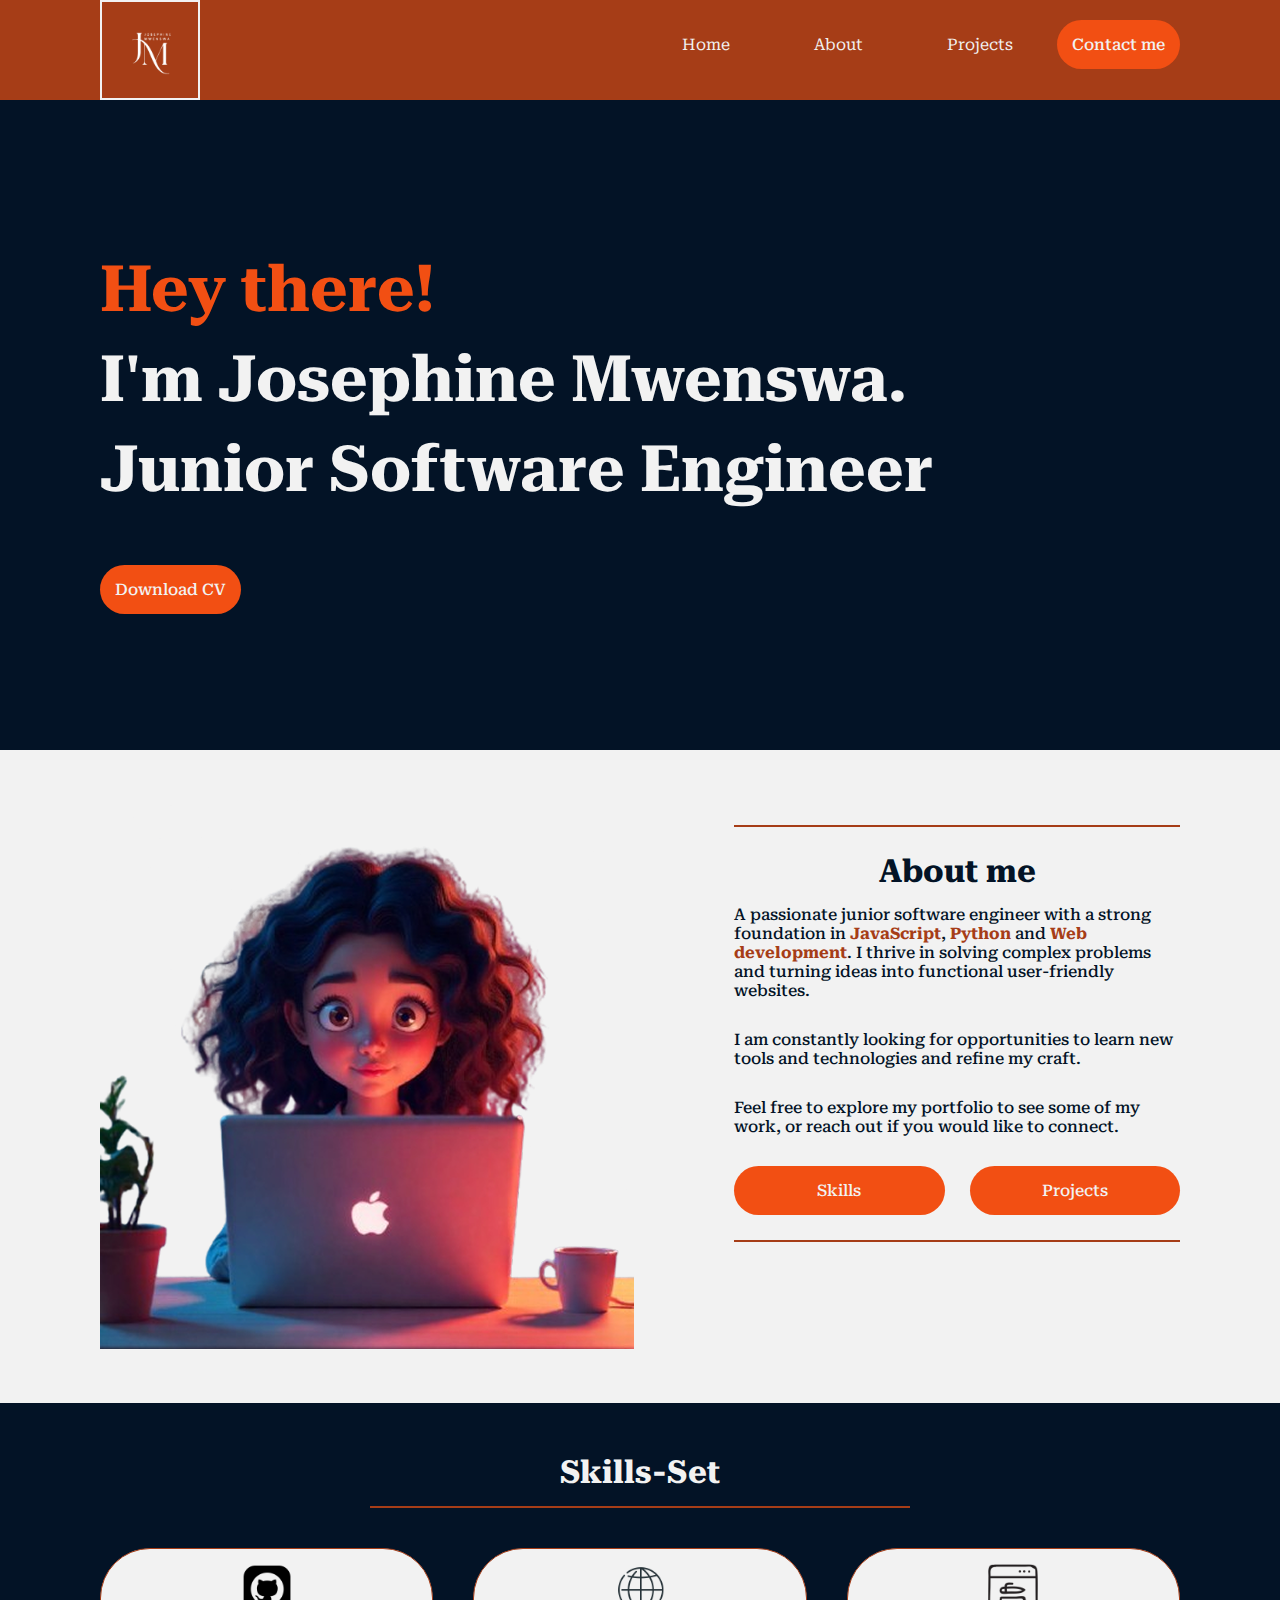
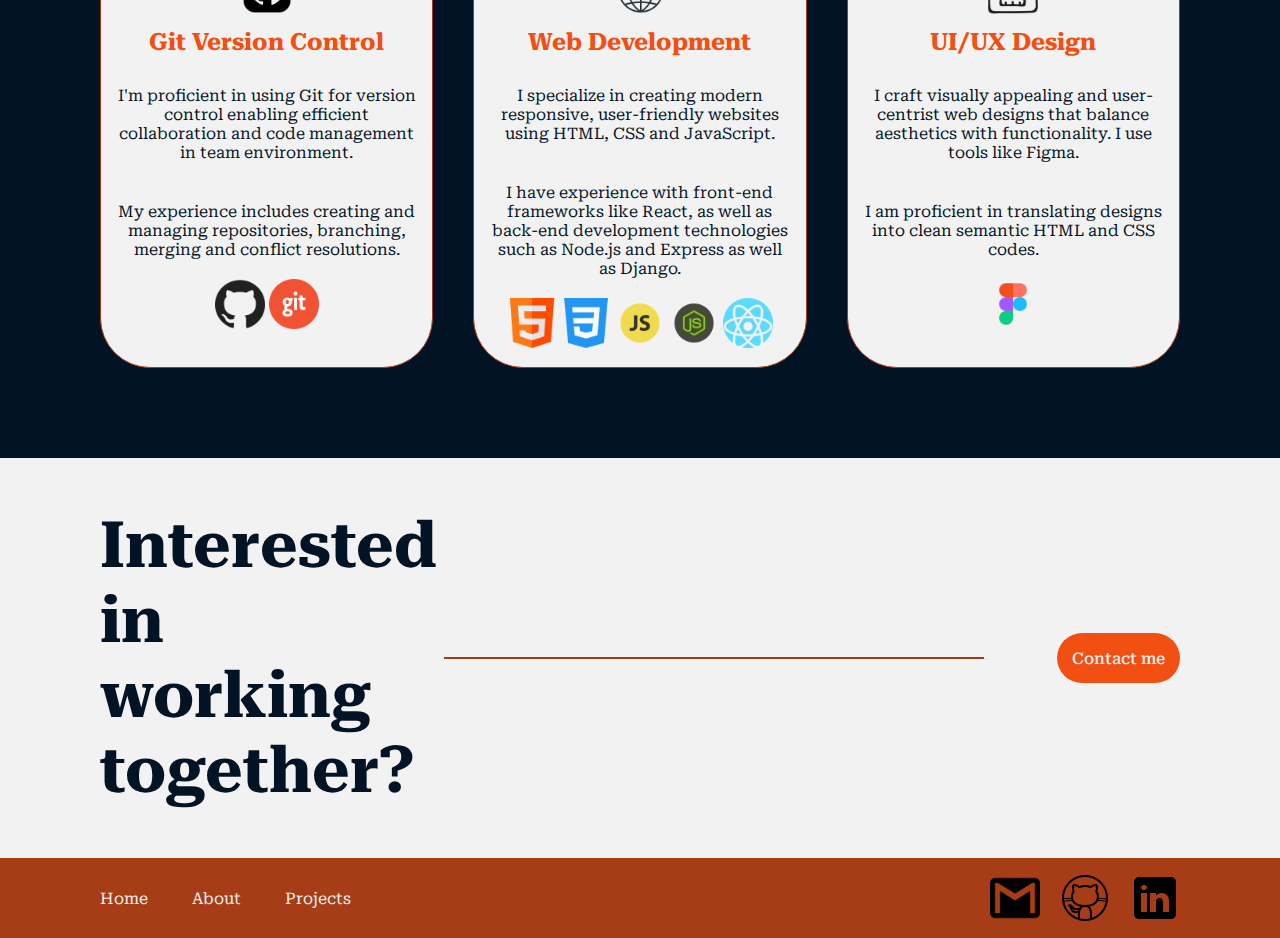
<file: index.html>
<!DOCTYPE html>
<html lang="en">
<head>
    <meta charset="UTF-8">
    <meta name="viewport" content="width=device-width, initial-scale=1.0">
    <title>Mwenswa's Portfolio</title>
    <link rel="stylesheet" href="styles.css">
    <link rel="preconnect" href="https://fonts.googleapis.com">
    <link rel="preconnect" href="https://fonts.gstatic.com" crossorigin>
    <link href="https://fonts.googleapis.com/css2?family=Roboto+Serif:ital,opsz,wght@0,8..144,100..900;1,8..144,100..900&display=swap" rel="stylesheet">
</head>
<body>
    <header>
        <div onclick="handleMenu()" id="mobile-nav">
            <img src="./Images/mwenswa-logo.png"style="height: 100px; width: 100px;" alt="logo">
            <img src="./Images/menu (1).svg" style="height: 50px; width: 50px;" alt="menu-icon">
        </div>
       <nav>
            <img src="./Images/mwenswa-logo.png" alt="logo">
            <ul>
                <li><a href="/" target="_self">Home</a></li>
                <li><a href="#About">About</a></li>
                <li><a href="projects.html">Projects</a></li>
                <li><button onclick="handleClick()">Contact me</button></li>
            </ul>
        </nav>
        <div>
            <h1>Hey there!</h1>
            <h1>I'm Josephine Mwenswa.</h1>
            <h1>Junior Software Engineer</h1>
        </div>
        <button onclick="handleDownloadCV()">Download CV</button>
    </header>
    <section id="About">
        <div class="about-image">
            <img src="./Images/about-section-image.png" alt="about-section-image">
        </div>
        <div class="about-me">
            <hr>
            <h1>About me</h1>
            <p>
                A passionate junior software engineer with a strong foundation in <span>JavaScript</span>,
                <span>Python</span> and <span>Web development</span>. I thrive in solving complex problems and turning
                ideas into functional user-friendly websites.
            </p>
            <p>
                I am constantly looking for opportunities to learn new tools and technologies and refine my craft.
            </p>
            <p>Feel free to explore my portfolio to see some of my work, or reach out if you would like to connect.</p>
            <div class="buttons">
                <button id="skills-button" onclick="handleSkillsButton()">Skills</button>
                <button onclick="handleProjectsButton()">Projects</button>
            </div>
            <hr class="second-hr">
        </div>
    </section>
    <section id="skills">
        <h1>Skills-Set</h1>
        <hr>
        <section class="skills-set">
            <div>
                <img src="./Images/github-icon.png" alt="github-icon">
                <h2>Git Version Control</h2>
                <p>I'm proficient in using Git for version control enabling efficient collaboration and code management
                    in team environment.
                </p>
                <p>
                    My experience includes creating and managing repositories, branching, merging and conflict resolutions.
                </p>
                <img src="./Images/github.png" alt="icon-github">
                <img src="./Images/git.png" alt="icon-git">
            </div>
            <div>
                <img src="./Images/web icon.png" alt="web development">
                <h2>Web Development</h2>
                <p>I specialize in creating modern responsive, user-friendly websites using HTML, CSS and JavaScript.
                </p>
                <p> I have experience with front-end frameworks like React, as well as back-end development technologies 
                    such as Node.js and Express as well as Django.
                </p>
                <img src="./Images/html (1).png" alt="html-icon">
                <img src="./Images/css-3 (2).png" alt="css-3-icon">
                <img src="./Images/JavaScript-icon.png" alt="javascript-icon">
                <img src="./Images/node.js -icon.png" alt="node.js-icon">
                <img src="./Images/react (2).png" alt="react-icon">
            </div>
            <div>
                <img src="./Images/web-design-icon.png" alt="ui/ux-icon">
                <h2>UI/UX Design</h2>
                <p>I craft visually appealing and user-centrist web designs that balance aesthetics with functionality. I use tools like Figma.</p>
                <p>
                    I am proficient in translating designs into clean semantic HTML and CSS codes.
                </p>
                <img src="./Images/figma-icon.png" alt="figma-icon">
            </div>
        </section>
    </section>
    <section class="contact-me">
        <h1>Interested in working together?</h1>
        <hr>
        <button onclick="handleClick()">Contact me</button>
    </section>
    <footer>
        <ul>
            <li><a href="/">Home</a></li>
            <li><a href="#About">About</a></li>
            <li><a href="projects.html">Projects</a></li>
        </ul>
        <div>
            <img src="./Images/gmail-logo.png" onclick="handleGmail()" alt="gmail-logo">
            <img onclick="handleGithub()" src="./Images/icons8-github-50 (1).png" alt="github-logo-icon">
            <img onclick="handleLinkedIn()" src="./Images/icons8-linkedin-50.png" alt="linkedin-icon">
        </div>
    </footer>
    <script src="./script.js"></script>
</body>
</html>
</file>
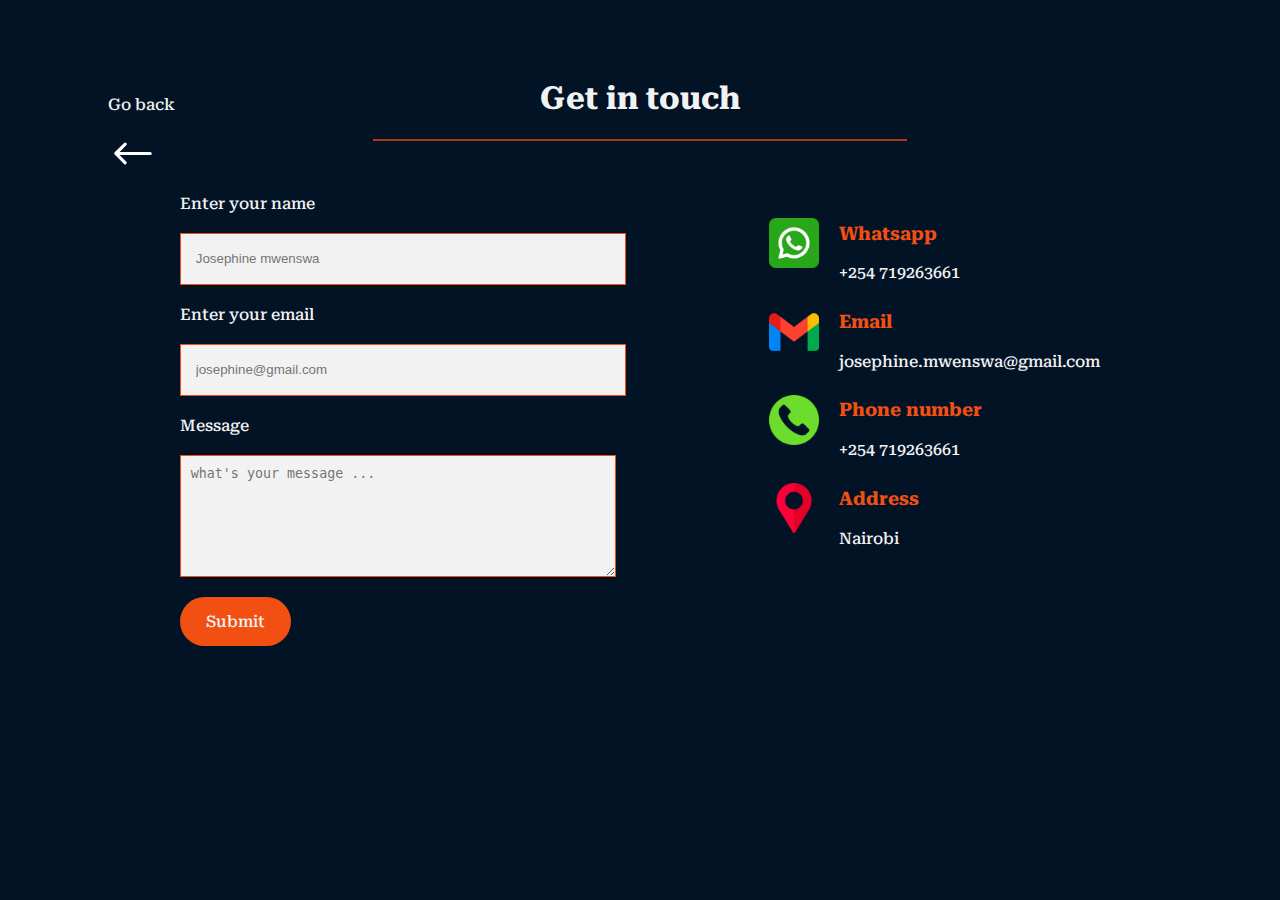
<file: contacts.html>
<!DOCTYPE html>
<html lang="en">
<head>
    <meta charset="UTF-8">
    <meta name="viewport" content="width=device-width, initial-scale=1.0">
    <title>Get in touch</title>
    <link rel="stylesheet" href="contact.css">
    <link rel="preconnect" href="https://fonts.googleapis.com">
    <link rel="preconnect" href="https://fonts.gstatic.com" crossorigin>
    <link href="https://fonts.googleapis.com/css2?family=Roboto+Serif:ital,opsz,wght@0,8..144,100..900;1,8..144,100..900&display=swap" rel="stylesheet">
</head>
<body>
    <section>
        <div class="goBack" onclick="goBackHome()">
            <p>Go back</p>
            <img src="./Images/arrow.svg" alt="arrow-svg">
        </div>
        <h1>Get in touch</h1>
        <hr>
        <div class="Contacts">
            <form>
                <label for="name">Enter your name</label>
                <input type="text" name="name" id="name" placeholder="Josephine mwenswa" required>
                <label for="email">Enter your email</label>
                <input type="email" name="email" id="email" placeholder="josephine@gmail.com" required>
                <label for="message">Message</label>
                <textarea rows="5" cols="30" placeholder="what's your message ..."></textarea>
                <button type="submit">Submit</button>
            </form>
            <div class="contact-details">
                <div class="contact-primarly-details">
                    <img src="./Images/whatsapp.png" alt="whatsapp icon">
                    <div>
                        <h3>Whatsapp</h3>
                        <span>+254 719263661</span>
                    </div>
                </div>
                <div class="contact-primarly-details">
                    <img src="./Images/gmail.png" alt="gmail logo">
                    <div>
                        <h3>Email</h3>
                        <span>josephine.mwenswa@gmail.com</span>
                    </div>
                </div>
                <div class="contact-primarly-details">
                    <img src="./Images/phone-call.png" alt="phone-call logo">
                    <div>
                        <h3>Phone number</h3>
                        <span>+254 719263661</span>
                    </div>
                </div>
                <div class="contact-primarly-details">
                    <img src="./Images/placeholder.png" alt="address icon">
                    <div>
                        <h3>Address</h3>
                        <span>Nairobi</span>
                    </div>
                </div>
            </div>
        </div>
    </section>
    <script src="./script.js"></script>
</body>
</html>
</file>
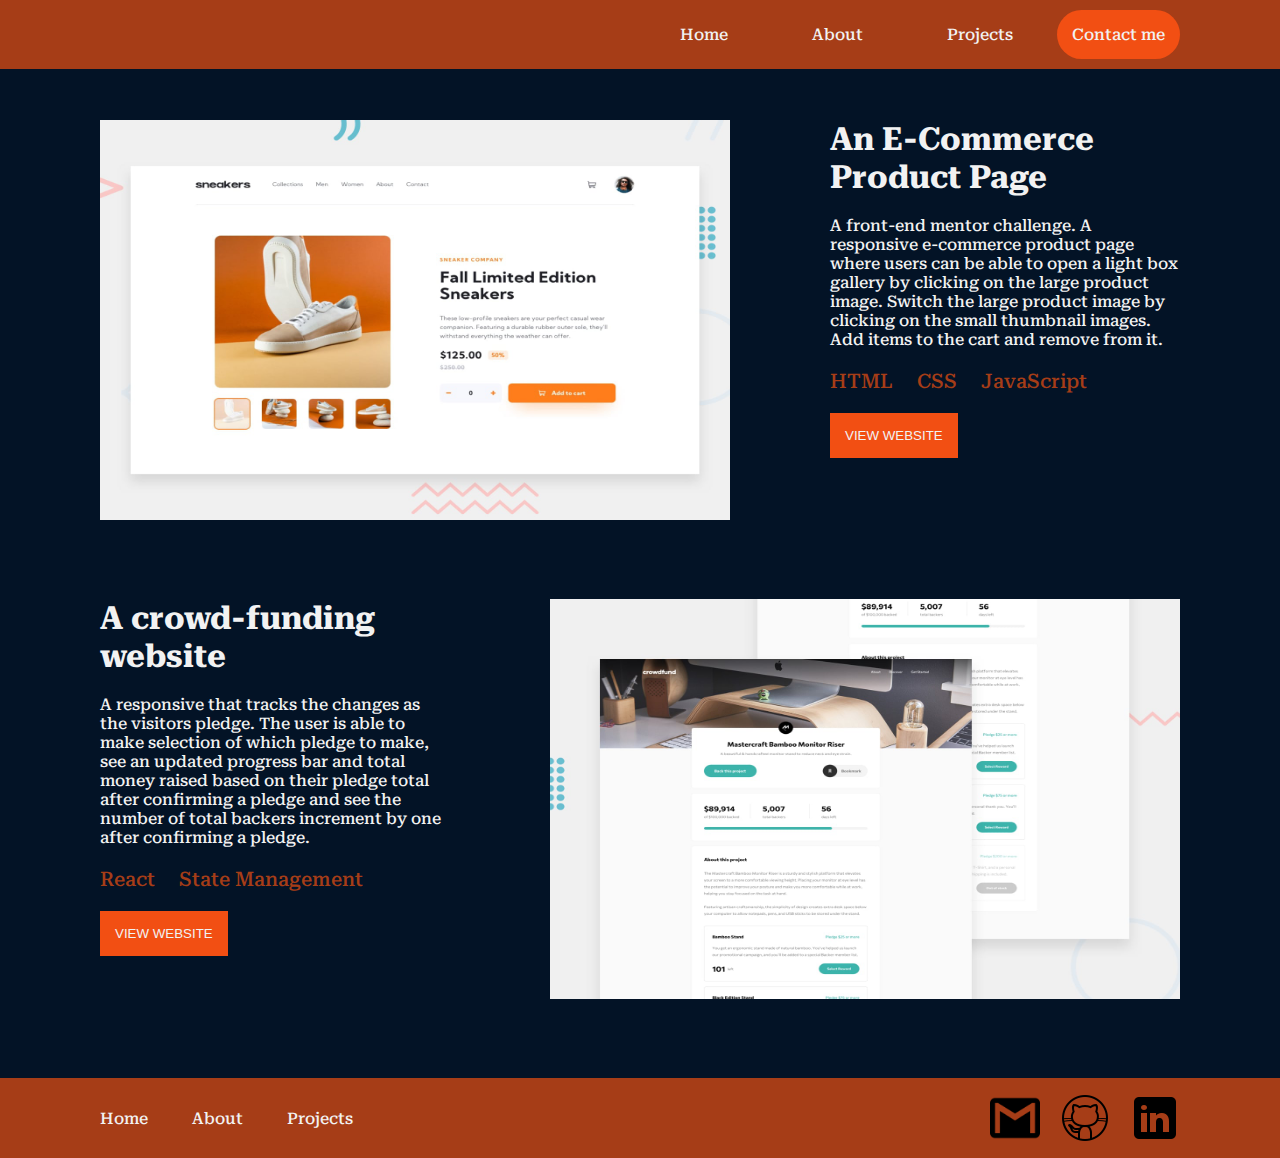
<file: projects.html>
<!DOCTYPE html>
<html lang="en">
<head>
    <meta charset="UTF-8">
    <meta name="viewport" content="width=device-width, initial-scale=1.0">
    <title>Projects</title>
    <link rel="stylesheet" href="projects.css">
    <link rel="preconnect" href="https://fonts.googleapis.com">
    <link rel="preconnect" href="https://fonts.gstatic.com" crossorigin>
    <link href="https://fonts.googleapis.com/css2?family=Roboto+Serif:ital,opsz,wght@0,8..144,100..900;1,8..144,100..900&display=swap" rel="stylesheet">
</head>
<body>
    <div id="mobile-nav">
        <img src="./Images/mwenswa-logo.png"style="height: 100px; width: 100px;" alt="logo">
        <img src="./Images/menu (1).svg" style="height: 40px; width: 40px;" alt="menu-icon">
    </div>
    <nav class="projects-nav-bar">
        <ul>
            <li><a href="index.html">Home</a></li>
            <li><a href="index.html">About</a></li>
            <li><a href="projects.html">Projects</a></li>
            <li><button onclick="handleClick()">Contact me</button></li>
        </ul>
    </nav>
    <section class="project1">
        <div>
           <img src="./Images/E-commerce-desktop-preview.jpg" alt="E-commerce desktop preview">
        </div>
        <div class="project-about">
            <h1>An E-Commerce Product Page</h1>
            <p>
                A front-end mentor challenge. A responsive e-commerce product page where users can be
                able to open a light box gallery by clicking on the large product image. Switch the large
                product image by clicking on the small thumbnail images. Add items to the cart and remove
                from it.
            </p>
            <span>HTML</span>
            <span>CSS</span>
            <span>JavaScript</span>
            <button>VIEW WEBSITE</button>
        </div>
    </section>
    <section class="project2">
        <div class="project-about">
            <h1>A crowd-funding website</h1>
            <p>A responsive that tracks the changes as the visitors pledge. The user is able to make selection of which pledge
                to make, see an updated progress bar and total money raised based on their pledge total after confirming a pledge
                and see the number of total backers increment by one after confirming a pledge.
            </p>
            <span>React</span>
            <span>State Management</span>
            <button>VIEW WEBSITE</button>
        </div>
        <div>
            <img src="./Images/crowdfunding-desktop-preview.jpg" alt="crowdfunding-desktop-preview">
        </div>
    </section>
    <footer>
        <ul>
            <li><a href="/index.html">Home</a></li>
            <li><a href="/index.html">About</a></li>
            <li><a href="projects.html">Projects</a></li>
        </ul>
        <div>
            <img src="./Images/gmail-logo.png" onclick="handleGmail()" alt="gmail-logo">
            <img src="./Images/icons8-github-50 (1).png" onclick="handleGithub()" alt="github-icon">
            <img src="./Images/icons8-linkedin-50.png" onclick="handleLinkedIn()" alt="linkedin-icon">
        </div>
    </footer>
    <script src="./script.js"></script>
</body>
</html>
</file>
<file: styles.css>
*{
    margin: 0;
    padding: 0;
    box-sizing: border-box;
}
body{
    /*margin: 50px 100px;*/
    font-family: 'Roboto Serif', sans-serif;
    font-size: 16px;
}
header{
    height: 750px;
    background-color: #031326;
    padding: 25px 100px;
    position: relative;
}
nav{
    display: flex;
    justify-content: space-between;
    background-color:#A63D17;
    width: 100%;
    position: fixed;
    text-align: right;
    right: 0;
    top: 0;
    padding: 0 100px;
    margin-top: 0;
}
nav img{
    border: 2px solid #F2F2F2;
    padding: 0;
    height: 100px;
    width: 100px;
}
nav ul{
    margin-top: 20px;
}
nav li{
    display: inline;
    list-style-type: none;
}
nav li a{
    text-decoration: none;
    padding: 0 40px;
    color: #F2F2F2;
}
nav button{
    background-color:#F24F13;
    border-radius: 50px;
    border: none;
    color:#F2F2F2;
    font-size: 16px;
    font-family: 'Roboto Serif', sans-serif;
    font-weight: 500;
}
#mobile-nav{
    display: none;
}
header div{
    margin-top: 220px;
    margin-bottom: 50px;
    font-size: 32px;
    color:#F2F2F2;
    line-height: 90px;
    letter-spacing: 5%;
}
h1:first-child{
    color:#F24F13;
}
header button{
    background-color: #F24F13;
    color:#F2F2F2;
    padding: 15px;
    border: none;
    font-size: 16px;
    border-radius: 50px;
    font-family: 'Roboto Serif', sans-serif;
    font-weight: 500;
}
#About{
    background-color: #F2F2F2;
    display: flex;
    gap: 100px;
    padding: 50px 100px;
}
#About div{
    width: 100%;
}
#About h1{
    color:#031326;
    font-size: 32px;
    text-align: center;
}
#About p{
    padding: 15px 0;
    color:#031326;
    font-family: 16px;
    font-weight: 500;
}
#About span{
    font-weight: 700;
    color:#A63D17;
}
#About hr{
    border: 1px solid #A63D17;
    width: 100%;
    margin: 25px 0;
}
.buttons{
    display: flex;
    width: 100%;
    gap: 25px;
    justify-content: center;
    margin-top: 15px;
}
.buttons button{
    padding: 15px;
    border-radius: 50px;
    background-color: #F24F13;
    color:#F2F2F2;
    font-weight: 500;
    font-family: 'Roboto Serif', sans-serif;
    border: none;
    width: 100%;
    font-size: 16px;

}
#skills{
    background-color: #031326;
    padding: 50px 100px;
}
#skills h1{
    font-size: 32px;
    color:#F2F2F2;
    text-align: center;
}
#skills hr{
    border: 1px solid #A63D17;
    width: 50%;
    margin: 15px auto;
}
#skills img{
    width: 50px;
    height: 50px;
}
.skills-set{
    display: flex;
    gap: 40px;
    margin: 40px 0;
    justify-content: space-between;
}
.skills-set div{
    border: 1px solid #A63D17;
    text-align: center;
    background-color: #F2F2F2;
    border-radius: 50px;
    padding: 15px;
    width: 100%;
}
.skills-set p{
    padding: 20px 0;
    color:#031326;
    font-size: 16px;
    font-family: 'Roboto Serif', sans-serif;
}
.skills-set h2{
    color:#F24F13;
    margin: 10px 0;
}
.contact-me{
    display: flex;
    padding: 50px 100px;
    font-size: 32px;
    justify-content: space-between;
    background-color: #F2F2F2;
    align-items: center;
}
.contact-me h1{
    color:#031326;
    width: 25%;
}
.contact-me hr{
    border: 1px solid #A63D17;
    transform: rotate(180deg);
    width: 50%;
}
.contact-me button{
    height: 50px;
    background-color: #F24F13;
    border: none;
    padding: 15px;
    color:#F2F2F2;
    border-radius: 50px;
    font-size: 16px;
    font-family: 'Roboto Serif', sans-serif;
    font-weight: 500;
}
footer{
    background-color: #A63D17;
    display: flex;
    justify-content: space-between;
    padding: 15px 100px;
    align-items: center;
}
footer li{
    display: inline;
}
footer a{
    color:#F2F2F2;
    text-decoration: none;
    padding-right: 40px;
    padding-top: 10px;
}
footer img{
    width: 50px;
    height: 50px;
}
footer div{
    display: flex;
    gap: 20px;
}
/* media  queries for screens with a max-width of 600px */
@media only screen and (max-width: 600px) {
    nav{
        padding: 0;
        margin: 0;
        display: none;
    }
    header{
        margin: 0;
        height: 650px;
        /*padding: 0 50px;*/
        padding: 0;
        display: flex;
        flex-direction: column;
        align-items: center;
    }
    #mobile-nav{
    display: flex;
      
    }
    #mobile-nav img[src="./Images/mwenswa-logo.png"]{
        border: 1px solid #F2F2F2;
        margin: 0px 15px;
    }
    #mobile-nav img[src="./Images/menu (1).svg"]{
        margin: 20px 15px;
    }
    header div{
        margin: 0;
        font-size: 18px;
        line-height: 65px;
        text-align: center;
    }
    header div:last-of-type{
       margin-top: 40px;
    }
    header div:last-of-type h1{
        padding: 8px 0;
    }
    header button{
        margin: 20px;
    }
    #About{
        margin: 0;
        padding: 50px;
        display: flex;
        flex-direction: column;
        gap: 25px;
    }
    #About img{
        width: 100%;
    }
    #skills{
        margin: 0;
        padding: 50px;
    }
    .skills-set{
        display: flex;
        flex-direction: column;
    }
    .contact-me{
        margin:0;
        padding: 20px 50px;
        display: flex;
        flex-direction: column;
        gap: 20px;
    }
    .contact-me button{
        margin: 20px 50px;
        width: 100%;
    }
    .contact-me h1{
        font-size: 32px;
        width: 100%;
        text-align: center;
    }
    .contact-me hr{
        display: none;
    }
    footer{
        padding: 10px 50px;
        margin: 0;
    }
    footer ul{
        display: flex;
        flex-direction: column;
        gap: 10px;
    }
    footer img{
        width: 30px;
        height: 30px;
        gap: 5px;
    }
}

/*media queries for screens with a min-width of 600px and max-width of 900px */
@media only screen and (min-width: 600px) and (max-width: 1000px){
   nav{
    display: none;
   }
   header{
    position: relative;
    padding: 50px;
   }
   header div{
    margin: 50px 0;
    padding-top: 20px;
    text-align: center;
   }
   header button{
    margin: 20px auto;
    width: 100%;
}
    #menu-icon{
    display: block;
    position: absolute;
    top: 0;
    right: 50px;
   }
   #About{
    margin: 0;
    padding: 50px;
    display: flex;
    flex-direction: column;
    gap: 25px;
}
#About img{
    width: 100%;
}
#skills{
    margin: 0;
    padding: 50px;
}
.skills-set{
    display: flex;
    flex-direction: column;
}
}
</file>
<file: contact.css>
body{
    background-color: #031326;
    padding: 50px 100px;
    font-size: 16px;
}
.goBack{
    position: absolute;
}
section{
    color: #f2f2f2;
    font-family: 'Roboto Serif', sans-serif;
    font-weight: 500;
   position: relative;
}
section h1{
    font-size: 32px;
    text-align: center;
    font-weight: 700;
}
section img{
    height: 50px;
    width: 50px;
}
section hr{
    border: 1px solid #A63D17;
    width: 50%;
}
.Contacts{
    display: flex;
    flex-direction: row;
    justify-content: space-around;
}
form{
    display: flex;
    flex-direction: column;
    margin: 25px 0;
}
label{
    padding: 20px 0;
}
input{
    width: 414px;
    height: 50px;
    border: 1px solid #F24F13;
    background-color: #f2f2f2;
    text-align: left;
    padding: 0 15px;
}
textarea{
    width: 414px;
    height: 100px;
    background-color: #f2f2f2;
    border: 1px solid #F24F13;
    padding: 10px;
}
button{
    margin: 20px 0;
    padding: 15px;
    width: 25%;
    border-radius: 50px;
    border: none;
    background-color: #F24F13;
    color:#f2f2f2;
    font-size: 16px;
    font-family: 'Roboto Serif', sans-serif;
    font-weight: 500;
}
.contact-details{
    display: flex;
    flex-direction: column;
    margin: 50px 0;
}
.contact-primarly-details{
    display: flex;
    flex-direction: row;
    gap: 20px;
    align-items: center;
}
.contact-primarly-details div{
    padding: 5px 0;
}
.contact-primarly-details div h3{
    color:#F24F13;
}
/*
.contacts-div{
    display: flex;
    flex-direction: row;
}
    */
</file>
<file: projects.css>
*{
    margin: 0;
    padding: 0;
    box-sizing: border-box;
}
body{
    background-color: #031326;
    color: #F2F2F2;
    font-family: 'Roboto Serif', sans-serif;
    font-size: 16px;
    font-weight: 500;
}
#mobile-nav{
    display: none;
}
nav{
    text-align: right;
    position: fixed;
    right: 0;
    top: 0;
    padding: 10px 100px;
    background-color:#A63D17;
    width: 100%;
    margin-top: 0;
}
nav li{
    display: inline;
    list-style-type: none;
}
nav li a{
    text-decoration: none;
    padding: 0 40px;
    color: #F2F2F2;
}
nav button{
    background-color:#F24F13;
    border-radius: 50px;
    border: none;
    color:#F2F2F2;
    font-size: 16px;
    font-family: 'Roboto Serif', sans-serif;
    font-weight: 500;
    padding: 15px;
}
.project1{
    margin-top: 120px;
}
.project2{
    margin: 75px 0;
}
.project1, .project2{
    display: flex;
    padding:0 100px;
    gap: 100px;
}
.project-about p{
    padding: 20px 0;
    letter-spacing: 5%;
}
.project-about button{
    display: block;
    margin: 20px 0;
    padding: 15px;
    background-color: #F24F13;
    border: none;
    color:#F2F2F2;
}
.project1 img, .project2 img{
    width: 630px;
    height: 400px;
}
span{
    color:#A63D17;
    padding-right: 20px;
    font-size: 20px;
}
footer{
    background-color: #A63D17;
    display: flex;
    justify-content: space-between;
    padding: 15px 100px;
    align-items: center;
}
footer li{
    display: inline;
}
footer a{
    color:#F2F2F2;
    text-decoration: none;
    padding-right: 40px;
    padding-top: 10px;
}
footer img{
    width: 50px;
    height: 50px;
}
footer div{
    display: flex;
    gap: 20px;
}
@media only screen and (max-width: 600px){
   nav{
    display: none;
   }
   #mobile-nav{
    display: flex;
    justify-content: space-between;
   }
   #mobile-nav img[src="./Images/menu (1).svg"]{
    margin: 20px 0;
    margin-right: 20px;
}
.project1{
    display: flex;
    flex-direction: column;
    margin: 0 20px;
    padding: 0;
}
.project2{
    display: flex;
    flex-direction: column-reverse;
    padding: 0;
    margin: 0 20px;
}
.project1 img{
    width: 100%;
    
}
.project2  img{
    width: 100%;
}
.project-about p{
    letter-spacing: 5%;
}
footer{
    margin: 0;
    padding: 0;
}
footer img{
    height: 25px;
    width: 25px;
}
}
</file>
